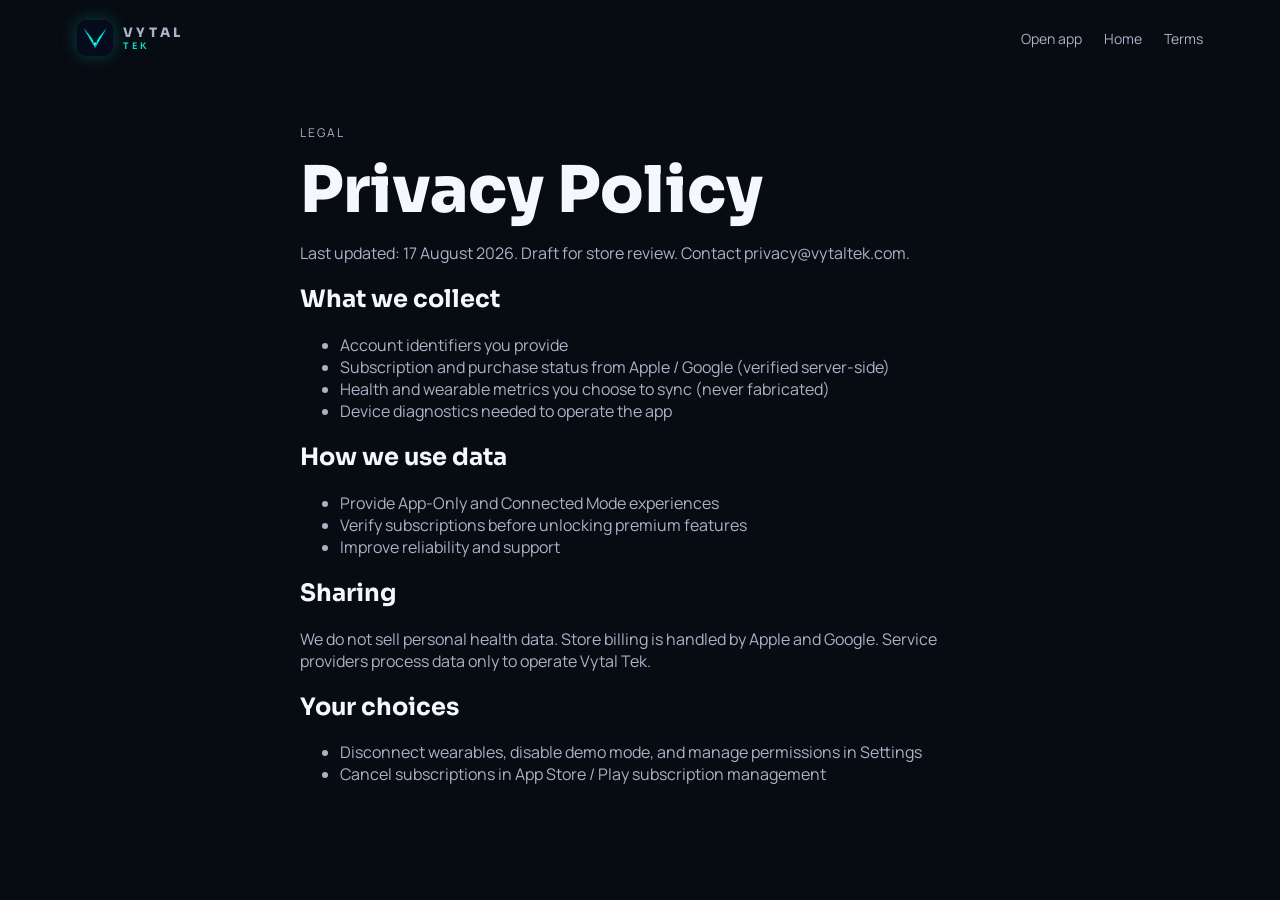
<file: site/privacy/index.html>
<!DOCTYPE html>
<html lang="en">
<head>
  <meta charset="utf-8" />
  <meta name="viewport" content="width=device-width, initial-scale=1" />
  <title>Privacy Policy — Vytal Tek</title>
  <link rel="icon" href="../assets/mark-v.png" />
  <link rel="preconnect" href="https://fonts.googleapis.com" />
  <link rel="preconnect" href="https://fonts.gstatic.com" crossorigin />
  <link href="https://fonts.googleapis.com/css2?family=Manrope:wght@400;500;600&family=Sora:wght@600;800&display=swap" rel="stylesheet" />
  <link rel="stylesheet" href="../styles.css" />
</head>
<body>
  <header class="nav">
    <a class="brand" href="../">
      <img src="../assets/mark-v.png" width="36" height="36" alt="" />
      <span class="wordmark"><span class="vytal">VYTAL</span><span class="tek">TEK</span></span>
    </a>
    <input id="nav-toggle" type="checkbox" class="nav-toggle" />
    <label class="nav-burger" for="nav-toggle" aria-label="Open menu">
      <span></span><span></span><span></span>
    </label>
    <nav>
      <a href="../app/">Open app</a>
      <a href="../">Home</a>
      <a href="../terms/">Terms</a>
    </nav>
  </header>
  <main class="legal">
    <p class="eyebrow">Legal</p>
    <h1>Privacy Policy</h1>
    <p>Last updated: 17 August 2026. Draft for store review. Contact privacy@vytaltek.com.</p>
    <h2>What we collect</h2>
    <ul>
      <li>Account identifiers you provide</li>
      <li>Subscription and purchase status from Apple / Google (verified server-side)</li>
      <li>Health and wearable metrics you choose to sync (never fabricated)</li>
      <li>Device diagnostics needed to operate the app</li>
    </ul>
    <h2>How we use data</h2>
    <ul>
      <li>Provide App-Only and Connected Mode experiences</li>
      <li>Verify subscriptions before unlocking premium features</li>
      <li>Improve reliability and support</li>
    </ul>
    <h2>Sharing</h2>
    <p>We do not sell personal health data. Store billing is handled by Apple and Google. Service providers process data only to operate Vytal Tek.</p>
    <h2>Your choices</h2>
    <ul>
      <li>Disconnect wearables, disable demo mode, and manage permissions in Settings</li>
      <li>Cancel subscriptions in App Store / Play subscription management</li>
    </ul>
  </main>
</body>
</html>
</file>
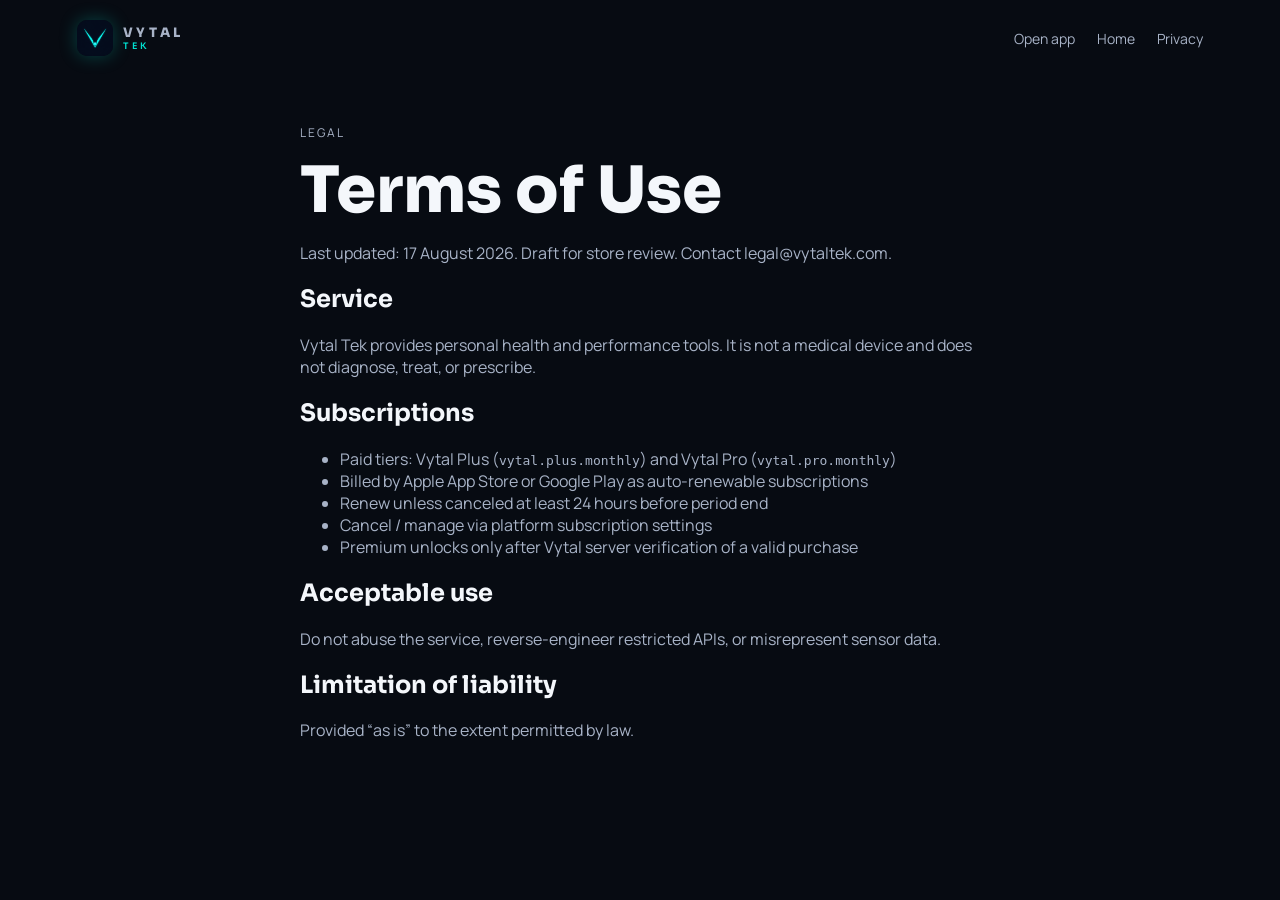
<file: site/terms/index.html>
<!DOCTYPE html>
<html lang="en">
<head>
  <meta charset="utf-8" />
  <meta name="viewport" content="width=device-width, initial-scale=1" />
  <title>Terms of Use — Vytal Tek</title>
  <link rel="icon" href="../assets/mark-v.png" />
  <link rel="preconnect" href="https://fonts.googleapis.com" />
  <link rel="preconnect" href="https://fonts.gstatic.com" crossorigin />
  <link href="https://fonts.googleapis.com/css2?family=Manrope:wght@400;500;600&family=Sora:wght@600;800&display=swap" rel="stylesheet" />
  <link rel="stylesheet" href="../styles.css" />
</head>
<body>
  <header class="nav">
    <a class="brand" href="../">
      <img src="../assets/mark-v.png" width="36" height="36" alt="" />
      <span class="wordmark"><span class="vytal">VYTAL</span><span class="tek">TEK</span></span>
    </a>
    <input id="nav-toggle" type="checkbox" class="nav-toggle" />
    <label class="nav-burger" for="nav-toggle" aria-label="Open menu">
      <span></span><span></span><span></span>
    </label>
    <nav>
      <a href="../app/">Open app</a>
      <a href="../">Home</a>
      <a href="../privacy/">Privacy</a>
    </nav>
  </header>
  <main class="legal">
    <p class="eyebrow">Legal</p>
    <h1>Terms of Use</h1>
    <p>Last updated: 17 August 2026. Draft for store review. Contact legal@vytaltek.com.</p>
    <h2>Service</h2>
    <p>Vytal Tek provides personal health and performance tools. It is not a medical device and does not diagnose, treat, or prescribe.</p>
    <h2>Subscriptions</h2>
    <ul>
      <li>Paid tiers: Vytal Plus (<code>vytal.plus.monthly</code>) and Vytal Pro (<code>vytal.pro.monthly</code>)</li>
      <li>Billed by Apple App Store or Google Play as auto-renewable subscriptions</li>
      <li>Renew unless canceled at least 24 hours before period end</li>
      <li>Cancel / manage via platform subscription settings</li>
      <li>Premium unlocks only after Vytal server verification of a valid purchase</li>
    </ul>
    <h2>Acceptable use</h2>
    <p>Do not abuse the service, reverse-engineer restricted APIs, or misrepresent sensor data.</p>
    <h2>Limitation of liability</h2>
    <p>Provided “as is” to the extent permitted by law.</p>
  </main>
</body>
</html>
</file>
<file: site/styles.css>
:root {
  color-scheme: dark;
  --canvas: #070b12;
  --surface: #0e1522;
  --elevated: #162033;
  --border: #243049;
  --text: #f4f7fb;
  --muted: #a8b3c7;
  --dim: #6f7b91;
  --teal: #00e0d0;
  --cyan: #00ffd1;
}

* { box-sizing: border-box; }
html { scroll-behavior: smooth; }
body {
  margin: 0;
  min-height: 100vh;
  font-family: Manrope, ui-sans-serif, system-ui, sans-serif;
  background: var(--canvas);
  color: var(--text);
  overflow-x: hidden;
}

.glow {
  position: fixed;
  pointer-events: none;
  z-index: 0;
  filter: blur(80px);
  opacity: 0.35;
}
.glow-a {
  width: 42vw;
  height: 42vw;
  top: -10vw;
  right: -8vw;
  background: radial-gradient(circle, #00e0d055, transparent 70%);
}
.glow-b {
  width: 30vw;
  height: 30vw;
  bottom: 10vh;
  left: -10vw;
  background: radial-gradient(circle, #9b6bff33, transparent 70%);
}

.nav, main, footer { position: relative; z-index: 1; }

.nav {
  display: flex;
  align-items: center;
  justify-content: space-between;
  gap: 16px;
  padding: 20px 6vw;
}
.brand {
  display: flex;
  align-items: center;
  gap: 10px;
  text-decoration: none;
  color: inherit;
}
.brand img {
  width: 36px;
  height: 36px;
  border-radius: 10px;
  box-shadow: 0 0 18px #00e0d044;
}
.wordmark {
  display: flex;
  flex-direction: column;
  line-height: 1;
}
.vytal {
  font-family: Sora, sans-serif;
  font-weight: 800;
  letter-spacing: 0.28em;
  font-size: 13px;
}
.tek {
  font-family: Sora, sans-serif;
  font-weight: 600;
  letter-spacing: 0.42em;
  font-size: 9px;
  color: var(--teal);
  margin-top: 3px;
}
.nav nav { display: flex; gap: 22px; align-items: center; }
.nav a { color: var(--muted); text-decoration: none; font-size: 14px; }
.nav nav a:hover { color: var(--teal); }
.nav nav a[href="app/"] {
  color: #070b12;
  background: var(--teal);
  padding: 8px 14px;
  border-radius: 999px;
  font-weight: 700;
}

.nav-toggle { display: none; }
.nav-burger {
  display: none;
  width: 44px;
  height: 44px;
  border-radius: 12px;
  border: 1px solid var(--border);
  background: var(--surface);
  align-items: center;
  justify-content: center;
  flex-direction: column;
  gap: 5px;
  cursor: pointer;
}
.nav-burger span {
  display: block;
  width: 18px;
  height: 2px;
  background: var(--text);
}

.hero {
  display: grid;
  grid-template-columns: 1fr 1.1fr;
  gap: 40px;
  align-items: center;
  padding: 4vh 6vw 8vh;
  min-height: 78vh;
}
.eyebrow {
  color: var(--teal);
  letter-spacing: 0.16em;
  text-transform: uppercase;
  font-size: 12px;
  margin: 0 0 16px;
}
h1, h2 { font-family: Sora, sans-serif; }
h1 {
  font-size: clamp(2.2rem, 5vw, 4.1rem);
  line-height: 1.05;
  font-weight: 800;
  margin: 0 0 18px;
}
.lede {
  color: var(--muted);
  max-width: 34rem;
  font-size: 1.05rem;
  line-height: 1.6;
}
.actions { display: flex; flex-wrap: wrap; gap: 12px; margin: 28px 0 22px; }
.btn {
  display: inline-flex;
  align-items: center;
  padding: 12px 20px;
  border-radius: 999px;
  text-decoration: none;
  font-weight: 600;
  font-size: 14px;
}
.btn.primary {
  background: var(--teal);
  color: #070b12;
  box-shadow: 0 0 24px #00e0d055;
}
.btn.ghost {
  border: 1px solid var(--border);
  color: var(--text);
  background: #0e1522aa;
}
.tagline {
  letter-spacing: 0.18em;
  text-transform: uppercase;
  font-size: 11px;
  color: var(--teal);
}

.hero-device {
  margin: 0;
  position: relative;
  display: flex;
  flex-direction: column;
  align-items: center;
}
.phone-frame {
  width: min(100%, 390px);
  height: min(78vh, 720px);
  border-radius: 36px;
  border: 1px solid #243049aa;
  box-shadow: 0 30px 80px #00000080, 0 0 60px #00e0d022;
  overflow: hidden;
  background: #070b12;
}
.app-frame {
  width: 100%;
  height: 100%;
  border: 0;
  background: #070b12;
}
.frame-hint {
  margin: 12px 0 0;
  color: var(--dim);
  font-size: 13px;
}
.frame-hint a { color: var(--teal); }

.cards, .modes {
  display: grid;
  gap: 16px;
  padding: 0 6vw 8vh;
}
.cards { grid-template-columns: repeat(3, 1fr); }
.modes { grid-template-columns: 1fr 1fr; }

.glass {
  background: linear-gradient(180deg, #0e1522cc, #16203399);
  border: 1px solid var(--border);
  border-radius: 22px;
  padding: 22px;
  box-shadow: 0 12px 40px #00000055, inset 0 1px 0 #00e0d014;
}
.glass h2 { margin: 0 0 8px; font-size: 1.15rem; }
.glass p { margin: 0; color: var(--muted); line-height: 1.55; }
a.glass { text-decoration: none; color: inherit; display: block; }
.link-card { transition: border-color 0.15s ease, transform 0.15s ease; }
.link-card:hover,
.link-card:focus-visible {
  border-color: var(--teal);
  transform: translateY(-2px);
  outline: none;
}
.card-cta {
  display: inline-block;
  margin-top: 14px;
  color: var(--teal);
  font-weight: 700;
  font-size: 13px;
  letter-spacing: 0.04em;
}

footer {
  padding: 32px 6vw 48px;
  color: var(--dim);
  display: flex;
  justify-content: space-between;
  gap: 12px;
  flex-wrap: wrap;
  font-size: 13px;
}
footer a { color: var(--teal); }

.legal {
  max-width: 720px;
  margin: 0 auto;
  padding: 48px 20px 80px;
}
.legal p, .legal li { color: var(--muted); }

@media (max-width: 900px) {
  .hero, .cards, .modes { grid-template-columns: 1fr; }
  .hero { min-height: auto; padding-top: 24px; }
  .nav { flex-wrap: wrap; }
  .nav-burger { display: flex; }
  .nav nav {
    display: none;
    width: 100%;
    flex-direction: column;
    align-items: stretch;
    gap: 8px;
    padding: 8px 0 12px;
  }
  .nav-toggle:checked ~ nav { display: flex; }
  .nav nav a {
    padding: 12px 14px;
    border-radius: 12px;
    background: var(--surface);
    border: 1px solid var(--border);
  }
  .nav nav a[href="app/"] { text-align: center; }
  .phone-frame { height: 70vh; min-height: 520px; }
}
</file>
